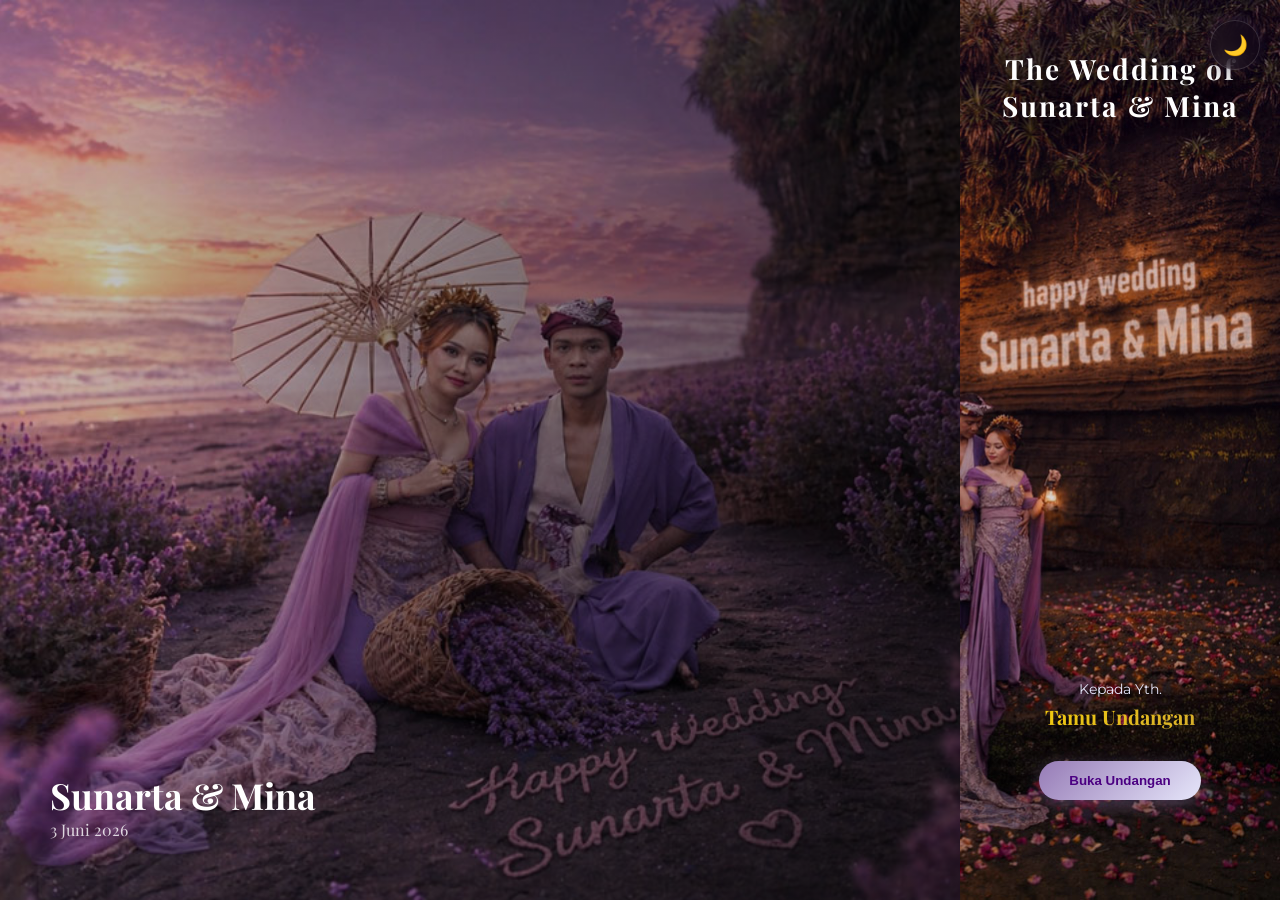
<file: index.html>
<!DOCTYPE html>
<html lang="id">
<head>
<meta charset="UTF-8">
<meta name="viewport" content="width=device-width, initial-scale=1.0">

<title>The Wedding of Sunarta & Mina</title>

<!-- META SHARE -->
<meta property="og:title" content="Undangan Pawiwahan Sunarta & Mina">
<meta property="og:description" content="Undangan Pernikahan 3 Juni 2026">
<meta property="og:image" content="https://gurubaru.github.io/sunarta-mina/image/image_thumbnail_landscape.jpg">
<meta property="og:url" content="https://gurubaru.github.io/sunarta-mina/">
<meta property="og:type" content="website" />

<!-- FONT -->
<link href="https://fonts.googleapis.com/css2?family=Playfair+Display:wght@500;700&family=Montserrat:wght@300;400;600&display=swap" rel="stylesheet">
<link rel="stylesheet" href="style.css">
<link rel="stylesheet" href="dark_mode.css">
<link rel="shortcut icon" href="image/favicon-lavender.png" type="image/x-icon">
</head>

<body>
<div class="layout">
    <!-- KOLOM KIRI (PARALLAX IMAGE) -->
    <div class="left-side">
        <div class="left-text">
            <h1>Sunarta & Mina</h1>
            <p>3 Juni 2026</p>
        </div>
    </div>

    <!-- KOLOM KANAN (ISI UNDANGAN) -->
    <div class="right-side">
        
         <!-- DARK MODE TOGGLE -->
        <button id="themeToggle" class="theme-toggle">
            🌙
        </button>
        
        <!-- HERO -->
        <div class="hero">

            <div class="hero-content top">
                <h1>The Wedding of</h1>
                <h1>Sunarta & Mina</h1>
            </div>

            <div class="hero-content middle">
                <p>Kepada Yth.</p>
                <h3 id="guest"></h3>
            </div>

            <button class="btn" onclick="openInvitation()">Buka Undangan</button>

        </div>

        <!-- SEMUA ISI UNDANGAN -->
        <div id="mainContent" style="display:none;">
            <!-- CARD 1 -->
            <section class="card-1">
                
                <!-- TOP -->
                <div class="card1-top">
                    <h1>Sunarta <br> & <br> Mina</h1>
                </div>

                <!-- MIDDLE (LAVENDER BOX) -->
                <div class="card1-middle">
                    <p>3 Juni 2026</p>
                    <p>Buda Umanis Julungwangi Saka 1948</p>
                </div>

                <!-- BOTTOM (COUNTDOWN) -->
                <div class="card1-bottom">
                    <div class="countdown">
                        <div class="box">
                            <span id="day">0</span>
                            <small>Hari</small>
                        </div>
                        <div class="box">
                            <span id="hour">0</span>
                            <small>Jam</small>
                        </div>
                        <div class="box">
                            <span id="minute">0</span>
                            <small>Menit</small>
                        </div>
                    </div>
                </div>

            </section>

            <!-- CARD 2 -->
            <section class="card-2 fade-soft"> 
                <p class="reveal-text ayat">
                    Sahrdayam saammanasyam, awidwesam krnomi wah, anyo anyam abhi haryata, watsam jatam iwa aghnya
                </p>

                <p class="reveal-text arti">
                    "Aku membuat kamu sehati, sepikiran, dan bebas dari kebencian. Cintailah satu sama lain seperti sapi mencintai anaknya yang baru lahir"
                </p>

                <p class="reveal-text sumber">(Atharwa Weda III.30.1)</p>

                <!-- ⬇️ TAMBAHAN GAMBAR -->
                <img src="image/ayat.png" class="ayat-img">
            </section>

            <!-- PARALAX -->
            <section class="parallax" id="parallaxDoor">

                <!-- FOTO UTAMA -->
                <div class="parallax-main"></div>

                <!-- PINTU -->
                <div class="door door-left"></div>
                <div class="door door-right"></div>

            </section>

            <!-- CARD 3 -->
            <section class="card card-3">

                <h2 class="title fade-up">Groom & Bride</h2>

                <p class="opening fade-soft">
                    Om Swastyastu
                </p>

                <p class="desc fade-soft">
                    Asung Kertha Wara Nugraha Ida Sang Hyang Widhi Wasa, Tuhan Yang Maha Esa. Kami Bermaksud menyelenggarakan Upacara Manusa Yadnya utawi Pawiwahan Putra - Putri Kami.
                </p>

                <div class="couple-wrapper">

                    <!-- GROOM -->
                    <div class="couple left slide-left">
                        <img data-src="image/groom.jpg" class="oval" loading="lazy">
                        <h3>I Ketut Sunarta</h3>
                        <p class="sub">Putra keempat dari</p>
                        <p>I Made Kacung(alm) <br> & <br> Ni Wayan Mangkin</p>
                        <p class="addr">Br. Batuaji, Desa Batubulan kangin, Sukawati - Gianyar</p>
                    </div>

                    <!-- PEMISAH -->
                    <div class="divider">
                        <span>&</span>
                    </div>

                    <!-- BRIDE -->
                    <div class="couple right slide-right show">
                        <img data-src="image/bride.jpg" class="oval" loading="lazy">
                        <h3>Ni Komang Minaliati</h3>
                        <p class="sub">Putri ketiga dari</p>
                        <p>I Ketut Suana <br> & <br> Ni Made Bari (alm)</p>
                        <p class="addr">Br. Batuaji, Desa Batubulan kangin, Sukawati - Gianyar</p>
                    </div>

                </div>

            </section>

            <!-- CARD 4 -->
            <section class="card card-4 fade-up">

                <!-- OPENING -->
                <div class="opening fade-soft">
                    <h5>OM SWASTYASTU</h5>
                    <p>
                        Dengan penuh rasa syukur ke hadapan Ida Sang Hyang Widhi Wasa, kami mengundang kehadiran
                        Bapak/Ibu/Saudara/i untuk turut menyaksikan dan mendoakan pawiwahan putra-putri kami, pada
                    </p>
                </div>

                <!-- 2 CARD -->
                <div class="event-wrapper">

                    <!-- PAWIWAHAN -->
                    <div class="event-card left slide-left">
                        <h2>Pawiwahan</h2>
                        <p><strong>Rabu, 3 Juni 2026</strong></p>
                        <p>11.00 WITA - Selesai</p>
                        <p>Br. Batuaji, Ds. Batubulan Kangin, Sukawati - Gianyar</p>
                    </div>

                    <!-- RESEPSI -->
                    <div class="event-card right slide-right">
                        <h2>Resepsi</h2>
                        <p><strong>Rabu, 3 Juni 2026</strong></p>
                        <p>18.00 WITA - Selesai</p>
                        <p>Br. Batuaji, Ds. Batubulan Kangin, Sukawati - Gianyar</p>
                    </div>

                </div>

                <!-- MAP BUTTON -->
                <div class="map-section fade-soft">
                    <a href="https://maps.app.goo.gl/asgo5WWqM8gqXGjD6" target="_blank" class="btn-map">
                        📍 Lihat Lokasi
                    </a>

                    <div class="map-frame">
                        <iframe src="https://www.google.com/maps/embed?pb=!1m18!1m12!1m3!1d3944.7685981561153!2d115.26707877478881!3d-8.618200991427651!2m3!1f0!2f0!3f0!3m2!1i1024!2i768!4f13.1!3m3!1m2!1s0x2dd23fc501f5f7c9%3A0xd74343faf1aad0cf!2zQmFsZSBCYW5qYXIgQmF0dWFqaSAtIOGsqeGsruGsvuGsqeGsnOGthOGsmuGsg-GsqeGsouGsuOGss-GsmuGstuGtnw!5e0!3m2!1sen!2sid!4v1777857655776!5m2!1sen!2sid" width="600" height="450" style="border:0;" allowfullscreen="" loading="lazy" referrerpolicy="no-referrer-when-downgrade" 
                        loading="lazy"></iframe>
                    </div>
                </div>

                <!-- CLOSING -->
                <div class="closing fade-soft">
                    <p>Kehadiran dan doa restu Anda adalah anugerah terindah bagi kami.</p>
                    <h5>Om Shanti Shanti Shanti Om</h5>
                </div>

            </section>

            <!-- CARD 4 STORY TELLING -->
            <section class="card-5">

                <div class="slider">

                    <div class="slide active" style="background-image:url('image/image_5.JPG')">
                        <div class="overlay"></div>

                        <div class="caption">
                            <h3>Pertemuan</h3>
                            <p>Awalnya kita hanyalah dua orang yang saling kenal namun tidak ada rasa</p>
                        </div>
                    </div>

                    <div class="slide" style="background-image:url('image/image_16.jpg')">
                        <div class="overlay"></div>

                        <div class="caption">
                            <h3>Perkenalan</h3>
                            <p>Dari sekadar kenal, kami mulai berbagi cerita dan tawa.</p>
                        </div>
                    </div>

                    <div class="slide" style="background-image:url('image/image_7.JPG')">
                        <div class="overlay"></div>

                        <div class="caption">
                            <h3>Kedekatan</h3>
                            <p>Hari demi hari, kami semakin dekat dan saling memahami.</p>
                        </div>
                    </div>

                    <div class="slide" style="background-image:url('image/image_18.jpg')">
                        <div class="overlay"></div>

                        <div class="caption">
                            <h3>Perjalanan</h3>
                            <p>Banyak momen indah dan tantangan yang kami lalui bersama.</p>
                        </div>
                    </div>

                    <div class="slide" style="background-image:url('image/image_9.JPG')">
                        <div class="overlay"></div>

                        <div class="caption">
                            <h3>Keyakinan</h3>
                            <p>Dalam perjalanan ini, kami menemukan keyakinan satu sama lain.</p>
                        </div>
                    </div>

                    <div class="slide" style="background-image:url('image/image_10.JPG')">
                        <div class="overlay"></div>

                        <div class="caption">
                            <h3>Komitmen</h3>
                            <p>Hingga akhirnya kami memutuskan untuk melangkah bersama selamanya.</p>
                        </div>
                    </div>

                    <!-- progress -->
                    <div class="progress-wrapper">
                        <div class="progress-bar"></div>
                    </div>

                    <div class="dots"></div>

                </div>

            </section>

            <!-- CARD 6 GALLERY -->
            <section>
                <div class="gallery">
                    <img data-src="image/image_17.jpg" loading="lazy">
                    <img data-src="image/image_12.JPG" loading="lazy">
                    <img data-src="image/image_13.JPG" loading="lazy">
                    <img data-src="image/image_14.JPG" loading="lazy">
                    <img data-src="image/image_15.JPG" loading="lazy">
                    <img data-src="image/image_8.JPG" loading="lazy">
                </div>
            </section>

            <!-- CARD GIFT -->
            <section class="gift-section fade-up">

                <h2 class="gift-title">Wedding Gift</h2>
                <p class="gift-desc">
                    Doa restu Anda adalah hadiah terindah. Namun jika ingin berbagi kasih, dapat melalui:
                </p>

                <div class="gift-wrapper">

                    <div class="gift-card">
                        <img data-src="image/bca.jpg" class="bank-logo" loading="lazy">

                        <h3>Bank BCA</h3>
                        <p class="rekening" id="rek1">7730913022</p>
                        <p>a.n. I KETUT SUNARTA</p>

                        <button onclick="copyRek('rek1')">Salin Rekening</button>
                    </div>

                </div>

            </section>

            <!-- CARD 7 -->
            <section class="card-7 fade-up">

                <div class="closing-wrapper">

                    <div class="closing-img-wrap">

                        <img data-src="image/closing.jpg" class="closing-img" loading="lazy">

                        <!-- sparkle -->
                        <span class="sparkle sparkle1"></span>
                        <span class="sparkle sparkle2"></span>
                        <span class="sparkle sparkle3"></span>
                        <span class="sparkle sparkle4"></span>

                    </div>

                    <h2 class="closing-title">Kami Yang Berbahagia</h2>

                    <h1 class="closing-name">Sunarta & Mina</h1>

                    <p class="closing-text">
                        Atas kehadiran dan doa restu yang diberikan, kami mengucapkan terima kasih yang sebesar-besarnya.
                    </p>

                </div>

            </section>

            <!-- komentar -->
            <section class="comment-section fade-up">

                <h2 class="comment-title">Ucapan & Doa</h2>
                <p class="comment-sub">Berikan ucapan terbaik untuk kami 💜</p>

                <div class="comment-form">
                    <input type="text" id="name" placeholder="Nama Anda">
                    <textarea id="message" placeholder="Tulis ucapan..."></textarea>
                    <button onclick="addComment()">Kirim Ucapan</button>
                </div>

                <div id="commentStatus" class="comment-status"></div>
                <div id="commentList" class="comment-list"></div>

            </section>

        </div>
    </div>
</div>
<script src="script.js"></script>

    <audio id="musicFirst" src="music/beautiful-in-white-official-video.mp3"></audio>
</body>
</html>
</file>
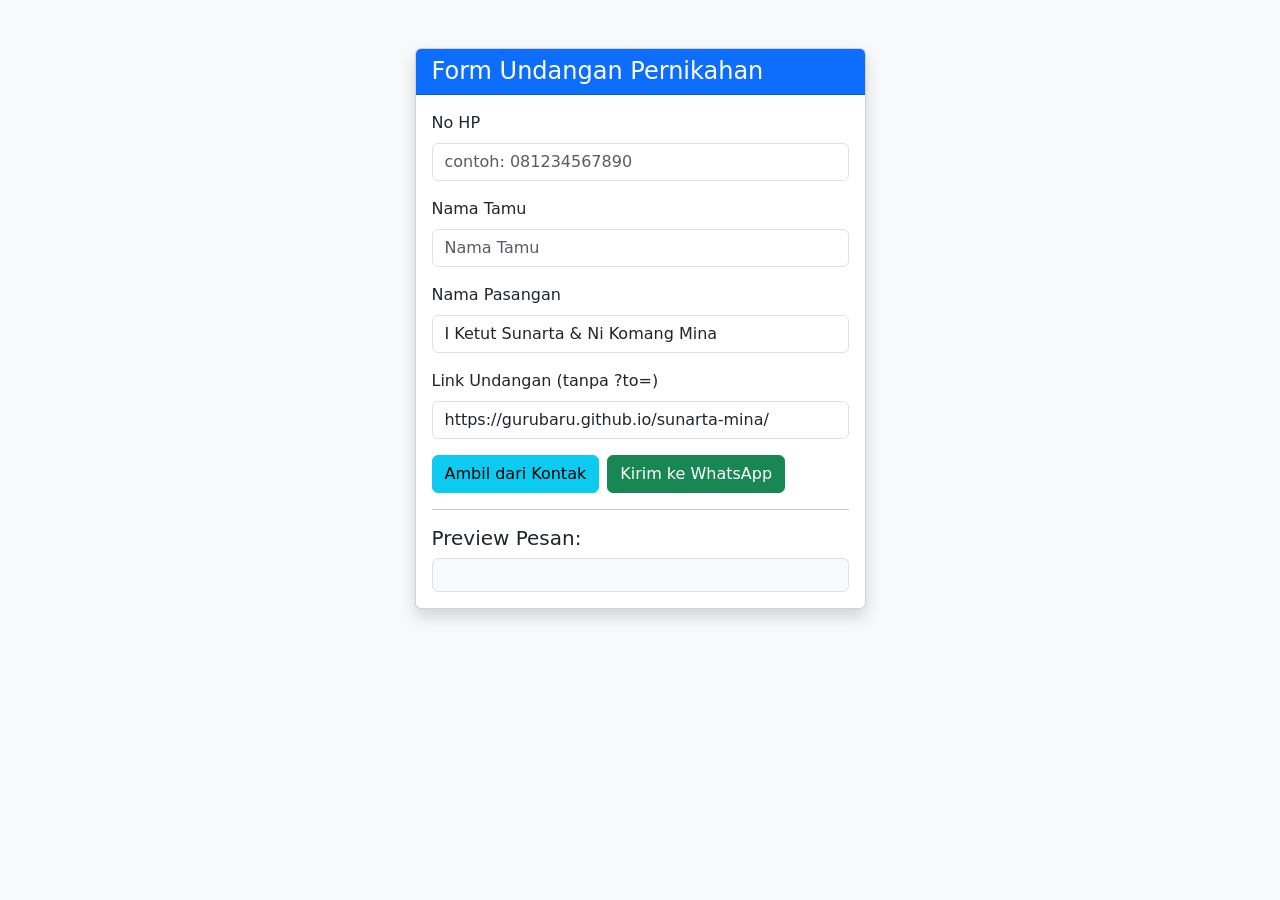
<file: kirim_undangan.html>
<!DOCTYPE html>
<html lang="id">
<head>
  <meta charset="UTF-8">
  <meta name="viewport" content="width=device-width, initial-scale=1.0">
  <title>Undangan Pernikahan</title>
  <!-- Bootstrap CSS -->
  <link href="https://cdn.jsdelivr.net/npm/bootstrap@5.3.2/dist/css/bootstrap.min.css" rel="stylesheet">
</head>
<body class="bg-light">

  <div class="container py-5">
    <div class="row justify-content-center">
      <div class="col-lg-5">
        <div class="card shadow">
          <div class="card-header bg-primary text-white">
            <h4 class="mb-0">Form Undangan Pernikahan</h4>
          </div>
          <div class="card-body">
            
            <div class="mb-3">
              <label for="nohp" class="form-label">No HP</label>
              <input type="text" id="nohp" class="form-control" placeholder="contoh: 081234567890">
            </div>

            <div class="mb-3">
              <label for="nama" class="form-label">Nama Tamu</label>
              <input type="text" id="nama" class="form-control" placeholder="Nama Tamu">
            </div>

            <div class="mb-3">
              <label for="pasangan" class="form-label">Nama Pasangan</label>
              <input type="text" id="pasangan" class="form-control" value="I Ketut Sunarta & Ni Komang Mina"  readonly>
            </div>

            <div class="mb-3">
              <label for="linkBase" class="form-label">Link Undangan (tanpa ?to=)</label>
              <input type="text" id="linkBase" class="form-control" value="https://gurubaru.github.io/sunarta-mina/" readonly>
            </div>

            <div class="d-flex gap-2 mb-3">
              <button class="btn btn-info" onclick="ambilKontak()">Ambil dari Kontak</button>
              <button class="btn btn-success" onclick="kirimWA()">Kirim ke WhatsApp</button>
            </div>

            <hr>
            <h5 class="mt-3">Preview Pesan:</h5>
            <div id="preview" class="border rounded p-3 bg-light" style="white-space: pre-line;"></div>

          </div>
        </div>
      </div>
    </div>
  </div>

  <!-- Bootstrap JS -->
  <script src="https://cdn.jsdelivr.net/npm/bootstrap@5.3.2/dist/js/bootstrap.bundle.min.js"></script>

  <script>
    const namaInput = document.getElementById("nama");
    const pasanganInput = document.getElementById("pasangan");
    const nohpInput = document.getElementById("nohp");
    const linkBaseInput = document.getElementById("linkBase");
    const previewDiv = document.getElementById("preview");

    let pesanWA = ""; // pesan asli untuk WA

    namaInput.addEventListener("input", updatePesan);
    pasanganInput.addEventListener("input", updatePesan);
    nohpInput.addEventListener("input", formatNoHP);
    linkBaseInput.addEventListener("input", updatePesan);

    function formatNoHP() {
      let nohp = nohpInput.value.trim();
      if (nohp.startsWith("0")) {
        nohp = "62" + nohp.substring(1);
        nohpInput.value = nohp;
      }
    }

    function updatePesan() {
      const nama = namaInput.value.trim();
      const pasangan = pasanganInput.value.trim();
      const namaLink = nama.replace(/\s+/g, "+");
      const baseLink = linkBaseInput.value.trim();
      const linkUndangan = `${baseLink}?to=${namaLink}`;

      // Pesan untuk WA (pakai *nama* dan *pasangan*)
      pesanWA = `Kepada Yth.
Bapak/Ibu/Saudara/i
*${nama}*

*OM SWASTYASTU*,

Tanpa mengurangi rasa hormat, perkenankan kami mengundang Bapak/Ibu/Saudara/i, teman sekaligus sahabat, untuk menghadiri acara pernikahan kami :
*${pasangan}*

Berikut link undangan kami untuk info lengkap dari acara bisa kunjungi :

${linkUndangan}

Merupakan suatu kebahagiaan bagi kami apabila Bapak/Ibu/Saudara/i berkenan untuk hadir dan memberikan doa restu.

Mohon maaf perihal undangan hanya di bagikan melalui pesan ini. 

Terima kasih banyak atas perhatiannya.

*OM SHANTI, SHANTI, SHANTI, OM*`;

      // Preview (pakai <b>nama</b> dan <b>pasangan</b>, link jadi <a>)
      const pesanPreview = `Kepada Yth.
Bapak/Ibu/Saudara/i
<b>${nama}</b>

<b>OM SWASTYASTU</b>,

Tanpa mengurangi rasa hormat, perkenankan kami mengundang Bapak/Ibu/Saudara/i, teman sekaligus sahabat, untuk menghadiri acara pernikahan kami :
<b>${pasangan}</b>

Berikut link undangan kami untuk info lengkap dari acara bisa kunjungi :

<a href="${linkUndangan}" target="_blank">${linkUndangan}</a>

Merupakan suatu kebahagiaan bagi kami apabila Bapak/Ibu/Saudara/i berkenan untuk hadir dan memberikan doa restu.

Mohon maaf perihal undangan hanya di bagikan melalui pesan ini. 

Terima kasih banyak atas perhatiannya.

<b>OM SHANTI, SHANTI, SHANTI, OM</b>`;

      previewDiv.innerHTML = pesanPreview;
    }

    function kirimWA() {
      formatNoHP(); // pastikan nomor sudah diformat
      const nohp = nohpInput.value.trim();

      if (!nohp || !pesanWA) {
        alert("Nomor HP, Nama, Pasangan, dan Link harus diisi!");
        return;
      }

      const url = `https://wa.me/${nohp}?text=${encodeURIComponent(pesanWA)}`;
      window.open(url, "_blank");
    }

    async function ambilKontak() {
      if ('contacts' in navigator && 'select' in navigator.contacts) {
        try {
          const kontak = await navigator.contacts.select(['name', 'tel'], {multiple: false});
          if (kontak.length > 0) {
            if (kontak[0].name && kontak[0].name.length > 0) {
              namaInput.value = kontak[0].name[0];
            }
            if (kontak[0].tel && kontak[0].tel.length > 0) {
              nohpInput.value = kontak[0].tel[0];
              formatNoHP();
            }
            updatePesan();
          }
        } catch (err) {
          console.error("Gagal ambil kontak:", err);
          alert("Tidak bisa ambil kontak. Pastikan browser mendukung Contact Picker API.");
        }
      } else {
        alert("Browser belum mendukung Contact Picker API.");
      }
    }
  </script>
</body>
</html>
</file>
<file: style.css>
:root{
    --lavender:#967BB6;
    --lavender-light:#E6E6FA;
    --lavender-dark:#4B0082;
}

*{
    margin:0;
    padding:0;
    box-sizing:border-box;
}

body{
    font-family:'Montserrat', sans-serif;
    background:#fff;
    overflow-x:hidden;
}

h1,h2,h3{
    font-family:'Playfair Display', serif;
}

/* DEFAULT (MOBILE) */
.layout{
    display:block;
}

.left-side{
    display:none;
}

/* DESKTOP */
@media(min-width:1024px){

    .layout{
        display:grid;
        grid-template-columns: 3fr 1fr; /* ⬅️ 9:3 */
        height:100vh;
        overflow:hidden;
    }

    /* KIRI (FOTO BESAR) */
    .left-side{
        display:block;
        position:relative;

        background:url('image/paralax_1.jpg') center center / cover no-repeat;

        height:100vh;
    }

    /* OVERLAY */
    .left-side::after{
        content:'';
        position:absolute;
        inset:0;
        background:linear-gradient(
            to right,
            rgba(0,0,0,0.2),
            rgba(0,0,0,0.6)
        );
    }

    /* KANAN (SCROLL) */
    .right-side{
        height:100vh;
        overflow-y:auto;
        background:#fff;
    }

}

.left-text{
    position:absolute;
    bottom:60px;
    left:50px;
    z-index:2;

    color:white;
    font-family:'Playfair Display', serif;
}

.left-text h1{
    font-size:36px;
}

.left-text p{
    opacity:0.8;
}
/* END DESKTOP */

/* HERO */
.hero{
    height:100vh;
    position:relative;

    background:url('image/hero.jpg') right center / cover no-repeat;
    
    display:flex;
    flex-direction:column;
    align-items:center;
    justify-content:center;

    text-align:center;
    padding:20px;
    overflow:hidden;
}

/* OVERLAY BIAR ELEGANT */
.hero::before{
    content:'';
    position:absolute;
    inset:0;
    background:linear-gradient(
        to bottom,
        rgba(76, 0, 130, 0.123),
        rgba(0, 0, 0, 0.182)
    );
    z-index:1;
}

/* CONTENT */
.hero-content{
    position:relative;
    z-index:2;
    width:100%;
    max-width:500px;
}

/* BAGIAN ATAS (TITLE) */
.hero-content.top{
    position:absolute;
    top:50px;
}

/* BAGIAN TENGAH (NAMA TAMU) */
.hero-content.middle{
    position:absolute;
    bottom:170px; /* ⬅️ ini kunci, deket ke tombol */
    transform:none;
}

/* TITLE */
.hero-content h1{
    color:#fff;
    font-size:28px;
    letter-spacing:2px;

    text-shadow:0 5px 20px rgba(0,0,0,0.7);
}

/* SUB TEXT */
.hero-content p{
    color:#E6E6FA;
    font-size:14px;
    margin-bottom:5px;
}

/* NAMA TAMU */
.hero-content h3{
    color:#fff;
    font-size:20px;

    background:linear-gradient(135deg, #FFD700, #C9A23A);
    -webkit-background-clip:text;
    -webkit-text-fill-color:transparent;
}

/* BUTTON */
.btn{
    position:absolute;
    bottom:100px;

    background:linear-gradient(135deg, #967BB6, #E6E6FA);
    border:none;
    padding:12px 30px;
    border-radius:30px;

    color:#4B0082;
    font-weight:600;

    cursor:pointer;
    transition:0.3s;

    z-index:2;

    box-shadow:0 5px 20px rgba(150,123,182,0.4);
}

/* HOVER */
.btn:hover{
    transform:scale(1.08);
    box-shadow:0 8px 25px rgba(150,123,182,0.6);
}

/* CARD */
.card{
    min-height:100vh;
    padding:60px 20px;
    display:flex;
    flex-direction:column;
    justify-content:center;
    align-items:center;
    text-align:center;
}

.dark{
    background:var(--lavender-dark);
    color:white;
}

.light{
    background:var(--lavender-light);
}

/* ANIMASI */
.fade-up{
    opacity:0;
    transform:translateY(50px);
    transition:1s;
}

.fade-up.show{
    opacity:1;
    transform:translateY(0);
}

.slide-left{
    opacity:0;
    transform:translateX(-100px);
    transition:1s;
}

.slide-left.show{
    opacity:1;
    transform:translateX(0);
}

.zoom{
    transition:1s;
}

.zoom:hover{
    transform:scale(1.1);
}

.spin{
    animation:spin 10s linear infinite;
}

@keyframes spin{
    from{transform:rotate(0);}
    to{transform:rotate(360deg);}
}

.blink{
    animation:blink 2s infinite;
}

@keyframes blink{
    50%{opacity:0.5;}
}

/* OVAL IMAGE */
.oval{
    width:200px;
    height:260px;
    border-radius:50%/60%;
    object-fit:cover;
}

/* GALLERY */
.gallery{
    display:grid;
    grid-template-columns:repeat(auto-fit,minmax(150px,1fr));
    gap:10px;
}

/* FALLING FLOWER */
.fall{
    position:fixed;
    top:-20px;
    pointer-events:none;
    animation:fall linear forwards;
}

/* gerakan jatuh + goyang */
@keyframes fall{
    0%{
        transform:translateY(0) translateX(0) rotate(0);
    }
    50%{
        transform:translateY(50vh) translateX(20px) rotate(180deg);
    }
    100%{
        transform:translateY(100vh) translateX(-20px) rotate(360deg);
        opacity:0;
    }
}

/* HIDE */
#main{
    display:none;
}

/* CARD 1 */
.card-1{
    position:relative;

    min-height:100vh; /* ⬅️ jangan pakai height */

    background:url('image/card1.jpg') center / cover no-repeat;

    color:#f9b005;
    text-shadow: #000 1px 0 10px;

    display:flex;
    flex-direction:column;
    justify-content:space-between;
    align-items:center;

    padding:50px 0 30px;
}

/* TOP */
.card1-top{
    position:absolute;
    top:50px;
    left: 50%;
    text-align: center;
    transform:translateX(-50%);
}

/* MIDDLE (LAVENDER BOX) */
.card1-middle{
    position:absolute;
    bottom:120px;
    left:50%;
    transform:translateX(-50%);

    width:90%; /* ⬅️ INI YANG LO MAU */

    background:rgba(244, 6, 177, 0.589);
    padding:15px 25px;
    border-radius:15px;

    backdrop-filter: blur(4px);
    text-align:center;
}

/* BOTTOM */
.card1-bottom{
    position:absolute;
    bottom:50px;
    left:50%;
    transform:translateX(-50%);
}

/* COUNTDOWN BOX */
.countdown{
    display:flex;
    gap:10px;
}

.countdown .box{
    background:rgba(76, 0, 130, 0.497);
    padding:10px 15px;
    border-radius:10px;
    text-align:center;
    min-width:60px;

    box-shadow:0 5px 15px rgba(0,0,0,0.3);
}

.countdown span{
    font-size:20px;
    font-weight:bold;
    display:block;
}

.countdown small{
    font-size:12px;
}

.countdown .box:hover{
    transform:translateY(-5px);
    transition:0.3s;
}
/* END CARD 1 */

/* CARD 2 */
.card-2{
    min-height:auto;   /* ⬅️ penting */
    padding:20px 20px;
    border-radius: 15px;
    box-shadow: #070000 0px 0px 20px;
    margin: 10px 10px;
    background-image: url('image/image_6.jpg');
    background-repeat: no-repeat;
    background-position: center;
    background-size: cover;
}

.fade-soft{
    opacity:0;
    transform:translateY(60px) scale(0.98);
    filter:blur(8px);
    transition:
        opacity 1.2s cubic-bezier(0.22, 1, 0.36, 1),
        transform 1.2s cubic-bezier(0.22, 1, 0.36, 1),
        filter 1.2s cubic-bezier(0.22, 1, 0.36, 1);
}

.fade-soft.show{
    opacity:1;
    transform:translateY(0) scale(1);
    filter:blur(0);
}

.card-2 .ayat{
    font-style:italic;
    font-size:15px;
    color:#f5d63b;
    margin-bottom:15px;
}

.card-2 .arti{
    font-size:13px;
    color:#f3c45e;
    margin-bottom:10px;
    text-shadow: #000 1px 0 10px;
}

.card-2 .sumber{
    font-size:11px;
    color:#888;
}

.reveal-text span{
    display:inline-block;
    opacity:0;
    transform:translateY(20px);
    filter:blur(6px);
}

/* saat muncul */
.reveal-text.show span{
    animation:wordFade 0.8s forwards;
}

/* animasi */
@keyframes wordFade{
    to{
        opacity:1;
        transform:translateY(0);
        filter:blur(0);
    }
}

.ayat-img{
    width:60px; /* kecil elegant */
    margin:25px auto 0;
    display:block;

    opacity:0.8;
    filter:drop-shadow(0 5px 10px rgba(150,123,182,0.3));

    animation:floatAyat 4s ease-in-out infinite;
}

/* efek floating halus */
@keyframes floatAyat{
    0%,100%{transform:translateY(0);}
    50%{transform:translateY(-8px);}
}
/* END CARD 2 */

/* CARD 3 */
.card-3{
    background:linear-gradient(to bottom, #fff, #f5f0ff);
    padding:80px 20px;
}

/* TITLE */
.card-3 .title{
    font-size:32px;
    color:#4B0082;
    margin-bottom:10px;
    letter-spacing:2px;
}

/* OPENING */
.card-3 .opening{
    font-style:italic;
    color:#967BB6;
    margin-bottom:10px;
}

/* DESC */
.card-3 .desc{
    max-width:600px;
    margin:0 auto 40px;
    color:#555;
    font-size:14px;
}

/* WRAPPER */
.couple-wrapper{
    display:grid;
    grid-template-columns:1fr; /* ⬅️ ini kunci */
    gap:40px;
    justify-items:center;
}

/* COUPLE CARD */
.couple{
    width:100%;
    max-width:250px;
    text-align:center;
    transition:0.5s;
}

.couple:hover{
    transform:translateY(-10px);
}

/* FOTO */
.couple img{
    width:200px;
    height:260px;
    border-radius:50%/60%;
    object-fit:cover;
    margin-bottom:15px;

    box-shadow:0 10px 30px rgba(150,123,182,0.4);
}

.couple img:hover{
    box-shadow:0 0 25px rgba(150,123,182,0.8);
}

/* NAMA */
.couple h3{
    font-size:20px;
    color:#4B0082;
    margin-bottom:5px;
}

/* SUB */
.sub{
    font-size:13px;
    color:#888;
}

/* ADDRESS */
.addr{
    font-size:12px;
    color:#aaa;
}

/* DIVIDER */
.divider{
    font-size:30px;
    color:#967BB6;
    font-family:'Playfair Display', serif;
    flex:0 0 auto;
}

/* ANIMASI */
.slide-left{
    opacity:0;
    transform:translateX(-80px);
    transition:1s;
}
.slide-left.show{
    opacity:1;
    transform:translateX(0);
}

.slide-right{
    opacity:0;
    transform:translateX(80px);
    transition:1s;
}
.slide-right.show{
    opacity:1;
    transform:translateX(0);
}
/* END CARD 3 */

/* PARALLAX DOOR */
.parallax{
    min-height:300px;
    position:relative;
    overflow:hidden;

    display:flex;
    align-items:center;
    justify-content:center;
}

/* FOTO UTAMA */
.parallax-main{
    position:absolute;
    inset:0;

    background:url('image/paralax_1.jpg') center center / cover no-repeat;

    transform:scale(1.05);
    transition:transform 1s ease;
}

.parallax::after{
    content:'';
    position:absolute;
    inset:0;

    background:radial-gradient(
        circle,
        rgba(180,140,255,0.15),
        transparent 70%
    );

    z-index:1;
    pointer-events:none;
}

/* PINTU */
.door{
    position:absolute;
    top:0;
    width:50%;
    height:100%;

    background-size:cover;
    background-position:center;
    box-shadow:0 0 40px rgba(0,0,0,0.4);
    background-repeat:no-repeat;

    z-index:2;

    transition:transform 1.2s cubic-bezier(.77,0,.18,1);
}

/* kiri */
.door-left{
    left:0;
    background-image:url('image/left_door.jpg');
    transform-origin:right center;
    background-position:100% center;
}

/* kanan */
.door-right{
    right:0;
    background-image:url('image/right_door.jpg');
    transform-origin:left center;
    background-position:0% center;
}

/* SAAT TERBUKA */
.parallax.active .door-left{
    transform:translateX(-100%);
}

.parallax.active .door-right{
    transform:translateX(100%);
}

.parallax.active .parallax-main{
    transform:scale(1);
}
/* END PARALAX */

/* CARD 4 BACKGROUND */
.card-4{    
    background:linear-gradient(
        135deg,
        #4B0082,   /* ungu */
        #800020,   /* maroon */
        #2e003e    /* deep purple */
    );
    padding:30px 20px;
}

/* OPENING */
.opening{
    max-width:600px;
    margin:0 auto 40px;
    text-align:center;
    color:#f5d63b;
}

/* WRAPPER */
.event-wrapper{
    display:flex;
    justify-content:center;
    gap:20px;
    flex-wrap:wrap;
    margin-bottom:40px;
}

/* EVENT CARD */
.event-card{
    background:rgba(255,255,255,0.7);
    backdrop-filter:blur(6px);

    padding:25px;
    border-radius:20px;
    width:260px;
    text-align:center;

    box-shadow:0 10px 30px rgba(150,123,182,0.2);
    transition:0.4s;
}

.event-card:hover{
    transform:translateY(-8px) scale(1.02);
}

/* TITLE */
.event-card h2{
    color:#4B0082;
    margin-bottom:10px;
}

/* TEXT */
.event-card p{
    font-size:14px;
    color:#444;
}

/* MAP SECTION */
.map-section{
    text-align:center;
    margin-bottom:40px;
}

/* BUTTON */
.btn-map{
    display:inline-block;
    padding:12px 25px;
    border-radius:30px;

    background:linear-gradient(135deg, #967BB6, #E6E6FA);
    color:#4B0082;
    font-weight:600;
    text-decoration:none;

    box-shadow:0 5px 15px rgba(150,123,182,0.3);
    transition:0.3s;
}

.btn-map:hover{
    transform:scale(1.05);
}

/* MAP FRAME */
.map-frame{
    margin-top:20px;
    border-radius:20px;
    overflow:hidden;
    box-shadow:0 10px 25px rgba(0,0,0,0.2);
}

.map-frame iframe{
    width:100%;
    height:300px;
    border:0;
}

/* CLOSING */
.closing{
    text-align:center;
    color:#f5d63b;
}
/* END CARD 4 */

/* CARD SLIDER */
.slider{
    position:relative;
    height:80vh;
    overflow:hidden;
}

/* slide */
.slide{
    position:absolute;
    inset:0;
    opacity:0;
    transition:1s ease;
    background-size:cover;
    background-position:center;
}

.slide.active{
    opacity:1;
}

/* overlay lavender */
.overlay{
    position:absolute;
    inset:0;

    background:
    linear-gradient(
        to top,
        rgba(76, 0, 130, 0.638),
        rgba(150, 123, 182, 0.347),
        rgba(230, 230, 250, 0)
    );

    z-index:1;
}

/* caption */
.caption{
    position:absolute;
    bottom:40px;
    left:50%;
    transform:translateX(-50%);
    z-index:3;

    width:90%;
    max-width:500px;

    padding:20px;
    border-radius:20px;

    background:rgba(255,255,255,0.12);

    backdrop-filter:blur(10px);

    text-align:center;

    box-shadow:0 10px 30px rgba(0,0,0,0.25);
    border:1px solid rgba(255,255,255,0.2);
}

.caption h3{
    font-size:22px;
    margin-bottom:8px;

    background:linear-gradient(135deg,#FFD700,#fff3b0);
    -webkit-background-clip:text;
    -webkit-text-fill-color:transparent;

    font-family:'Playfair Display', serif;
}

.caption p{
    font-size:14px;
    color:#f5f5f5;
    line-height:1.6;
}

/* dots */
.dots{
    position:absolute;
    bottom:20px;
    left:50%;
    transform:translateX(-50%);
    z-index:5;

    display:flex;
}

.dot{
    width:10px;
    height:10px;
    background:rgba(255,255,255,0.4);
    margin:0 4px;
    border-radius:50%;
    transition:0.3s;
}

.dot.active{
    background:#d8b4ff;
    transform:scale(1.3);
    box-shadow:0 0 10px #d8b4ff;
}

/* progress */
.progress-wrapper{
    position:absolute;
    bottom:0;
    left:0;

    width:100%;
    height:4px;

    background:rgba(255,255,255,0.15);
    z-index:10;
}

.progress-bar{
    width:0%;
    height:100%;

    background:linear-gradient(
        90deg,
        #c084fc,
        #ffffff,
        #c084fc
    );

    box-shadow:0 0 15px #c084fc;

    transition:none;
}
/* END CARD SLIDER */

/* CARD 6 */
.gallery{
    display:grid;
    grid-template-columns:repeat(2, 1fr); /* 2 kolom mobile */
    gap:10px;
    padding:20px;
}
.gallery img{
    width:100%;
    height:180px;
    object-fit:cover;

    opacity:0;
    transform:translateY(20px) scale(.98);

    transition:
        opacity .7s ease,
        transform .7s ease;

    will-change:transform, opacity;
}

img{
    opacity:0;
    transition:opacity .5s ease;
}

img.loaded{
    opacity:1;
}
.gallery img:hover{
    transform:scale(1.05);
    filter:brightness(0.9);
}
.gallery img.show{
    opacity:1;
    transform:translateY(0);
}

/* CARD 7 */
/* BACKGROUND */
.card-7{
    padding:20px 20px;
    text-align:center;

    background:linear-gradient(
        135deg,
        #4B0082,   /* ungu */
        #800020,   /* maroon */
        #2e003e    /* deep purple */
    );

    color:white;
}

/* WRAPPER */
.closing-wrapper{
    max-width:600px;
    margin:auto;
}

/* IMAGE */
.closing-img{
    width:100%;
    max-width:350px;
    border-radius:20px;

    box-shadow:0 15px 40px rgba(0,0,0,0.5);
}

/* TITLE */
.closing-title{
    font-size:20px;
    letter-spacing:2px;
    margin-bottom:10px;
    opacity:0.9;
}

/* NAMA (GOLD EFFECT) */
.closing-name{
    font-size:36px;
    margin-bottom:15px;

    background:linear-gradient(135deg, #FFD700, #C9A23A);
    -webkit-background-clip:text;
    -webkit-text-fill-color:transparent;

    font-family:'Playfair Display', serif;
}

/* TEXT */
.closing-text{
    font-size:14px;
    color:#ddd;
}

.closing-wrapper{
    opacity:0;
    transform:scale(0.95) translateY(30px);
    transition:1s ease;
}

.card-7.show .closing-wrapper{
    opacity:1;
    transform:scale(1) translateY(0);
}

.closing-name{
    text-shadow:0 0 20px rgba(255,215,0,0.3);
}

/* =========================
   IMAGE WRAP
========================= */
.closing-img-wrap{
    position:relative;
    display:inline-block;
    border-radius:25px;
    overflow:hidden;
}

/* IMAGE */
.closing-img{
    width:100%;
    max-width:350px;
    border-radius:20px;
    display:block;

    box-shadow:
        0 15px 40px rgba(0,0,0,0.5),
        0 0 25px rgba(255,215,0,0.15),
        0 0 40px rgba(180,120,255,0.2);

    position:relative;
    z-index:1;
}

/* =========================
   GOLD SHIMMER
========================= */
.closing-img-wrap::before{
    content:"";

    position:absolute;
    top:-50%;
    left:-150%;

    width:90%;
    height:220%;

    background:linear-gradient(
        120deg,

        rgba(255,255,255,0) 0%,
        rgba(255,255,255,0.02) 20%,

        rgba(255,215,0,0.08) 35%,
        rgba(255,255,255,0.18) 50%,
        rgba(215,180,255,0.12) 65%,

        rgba(255,255,255,0.02) 80%,
        rgba(255,255,255,0) 100%
    );

    filter:blur(18px);

    transform:rotate(25deg);

    animation:goldShine 7s ease-in-out infinite;

    z-index:3;

    pointer-events:none;
}

/* =========================
   LAVENDER GLOW
========================= */
.closing-img-wrap::after{
    content:"";

    position:absolute;
    inset:0;

    border-radius:25px;

    background:
    radial-gradient(
        circle at top left,
        rgba(215,180,255,0.35),
        transparent 40%
    ),
    radial-gradient(
        circle at bottom right,
        rgba(255,215,0,0.25),
        transparent 45%
    );

    z-index:2;

    animation:lavGlow 4s ease-in-out infinite alternate;
}

/* =========================
   SPARKLE PARTICLES
========================= */
.sparkle{
    position:absolute;

    width:6px;
    height:6px;

    border-radius:50%;

    background:white;

    box-shadow:
        0 0 10px #FFD700,
        0 0 20px #c084fc;

    animation:sparkleFloat 3s ease-in-out infinite;
}

/* posisi sparkle */
.sparkle1{
    top:10%;
    left:15%;
    animation-delay:0s;
}

.sparkle2{
    top:25%;
    right:12%;
    animation-delay:1s;
}

.sparkle3{
    bottom:18%;
    left:20%;
    animation-delay:2s;
}

.sparkle4{
    bottom:12%;
    right:18%;
    animation-delay:1.5s;
}

/* =========================
   ANIMATION
========================= */
@keyframes goldShine{

    0%{
        left:-160%;
        opacity:0;
    }

    15%{
        opacity:1;
    }

    85%{
        opacity:1;
    }

    100%{
        left:180%;
        opacity:0;
    }
}

@keyframes lavGlow{

    0%{
        opacity:0.6;
        filter:blur(0px);
    }

    100%{
        opacity:1;
        filter:blur(2px);
    }
}

@keyframes sparkleFloat{

    0%,100%{
        transform:translateY(0) scale(1);
        opacity:0.4;
    }

    50%{
        transform:translateY(-8px) scale(1.6);
        opacity:1;
    }
}
/* END CARD 7 */

/* GIFT SECTION */
.gift-section{
    text-align:center;
    padding:20px 20px;
    background:linear-gradient(to bottom, #f5f0ff, #fff);
}

.gift-title{
    font-size:28px;
    color:#4B0082;
    margin-bottom:10px;
}

.gift-desc{
    font-size:14px;
    color:#777;
    margin-bottom:40px;
}

/* WRAPPER jadi center */
.gift-wrapper{
    display:flex;
    justify-content:center;
}

/* CARD */
.gift-card{
    width:100%;
    max-width:350px;

    background:linear-gradient(135deg, #967BB6, #E6E6FA);
    padding:25px;
    border-radius:20px;

    color:#4B0082;
    text-align:center;

    box-shadow:0 10px 25px rgba(150,123,182,0.3);
    transition:0.4s;
}

.gift-card:hover{
    transform:translateY(-8px);
}

/* LOGO */
.bank-logo{
    width:80px;
    margin-bottom:15px;

    background:white;
    padding:5px 10px;
    border-radius:10px;
}

/* TEXT */
.rekening{
    font-size:18px;
    font-weight:bold;
    margin:10px 0;
    letter-spacing:2px;
}

/* BUTTON */
.gift-card button{
    margin-top:10px;
    padding:8px 15px;
    border:none;
    border-radius:20px;

    background:#4B0082;
    color:#fff;
    cursor:pointer;

    transition:0.3s;
}

.gift-card button:hover{
    background:#2e004f;
}

.bank-logo{
    width:80px;
    height:auto;
    margin-bottom:10px;

    object-fit:contain;
    filter:drop-shadow(0 5px 10px rgba(0,0,0,0.2));
}

/* KOMENTAR */
/* SECTION */
.comment-section{
    padding:20px 20px;
    text-align:center;
    background:linear-gradient(to bottom, #fff, #f5f0ff);
}

/* TITLE */
.comment-title{
    font-size:28px;
    color:#4B0082;
}

.comment-sub{
    font-size:14px;
    color:#888;
    margin-bottom:30px;
}

/* FORM */
.comment-form{
    max-width:400px;
    margin:0 auto 40px;
}

/* INPUT */
.comment-form input,
.comment-form textarea{
    width:100%;
    padding:12px;
    margin:10px 0;

    border-radius:12px;
    border:1px solid #ddd;

    font-family:inherit;
    font-size:14px;

    transition:0.3s;
}

.comment-form input:focus,
.comment-form textarea:focus{
    border-color:#967BB6;
    box-shadow:0 0 10px rgba(150,123,182,0.3);
    outline:none;
}

/* TEXTAREA */
.comment-form textarea{
    height:100px;
    resize:none;
}

/* BUTTON */
.comment-form button{
    width:100%;
    padding:12px;

    border:none;
    border-radius:25px;

    background:linear-gradient(135deg, #967BB6, #E6E6FA);
    color:#4B0082;

    font-weight:600;
    cursor:pointer;
    transition:0.3s;

    box-shadow:0 5px 20px rgba(150,123,182,0.3);
}

.comment-form button:hover{
    transform:scale(1.05);
}

/* LIST */
.comment-list{
    max-width:500px;
    margin:auto;
}

/* ITEM */
.comment{
    background:linear-gradient(135deg, #ffffff, #f5f0ff);
    border-radius:15px;

    padding:15px;
    margin-bottom:15px;

    text-align:left;

    box-shadow:0 5px 15px rgba(0,0,0,0.08);

    opacity:0;
    transform:translateY(20px);
    transition:0.5s;
}

.comment.show{
    opacity:1;
    transform:translateY(0);
}

/* NAME */
.comment h4{
    margin:0;
    color:#4B0082;
    font-size:16px;
}

/* MESSAGE */
.comment p{
    margin:5px 0 0;
    font-size:14px;
    color:#555;
}

.comment-status{
    margin-top:10px;
    font-size:13px;
    color:#967BB6;
    min-height:18px;
    transition:0.3s;
}

.comment-status.loading::after{
    content:'...';
    animation:dots 1s infinite;
}

@keyframes dots{
    0%{content:'';}
    33%{content:'.';}
    66%{content:'..';}
    100%{content:'...';}
}

.comment-header{
    display:flex;
    justify-content:space-between;
    align-items:center;
}

.time{
    font-size:11px;
    color:#aaa;
}
/* END KOMENTAR */
</file>
<file: dark_mode.css>
/* =========================================
   NIGHT MODE
========================================= */
body.night{
    background:#0f0718;
    color:#f5ecff;
}

/* RIGHT SIDE */
body.night .right-side{
    background:#12091d;
}

/* HERO */
body.night .hero::before{
    background:linear-gradient(
        to bottom,
        rgba(15, 7, 24, 0.45),
        rgba(0,0,0,0.75)
    );
}

/* BUTTON */
body.night .btn{
    background:linear-gradient(135deg,#3b1c5f,#8d6bc5);
    color:#fff;

    box-shadow:0 5px 25px rgba(141,107,197,0.35);
}

body.night .btn:hover{
    box-shadow:0 8px 30px rgba(180,140,255,0.55);
}

/* LIGHT SECTION */
body.night .light{
    background:#181022;
    color:#f5ecff;
}

/* CARD 1 */
body.night .card-1{
    color:#ffd86b;
}

body.night .card1-middle{
    background:rgba(44, 19, 74, 0.72);
    border:1px solid rgba(255,255,255,0.08);

    box-shadow:
        0 10px 30px rgba(0,0,0,0.45),
        0 0 25px rgba(150,123,182,0.18);
}

body.night .countdown .box{
    background:rgba(20,10,30,0.72);

    border:1px solid rgba(255,255,255,0.08);

    box-shadow:0 8px 20px rgba(0,0,0,0.45);
}

/* CARD 2 */
body.night .card-2{
    box-shadow:
        0 0 25px rgba(0,0,0,0.6),
        0 0 40px rgba(120,80,180,0.12);
}

body.night .card-2 .ayat{
    color:#ffe082;
}

body.night .card-2 .arti{
    color:#f9d48f;
}

body.night .card-2 .sumber{
    color:#b7a7c7;
}

/* CARD 3 */
body.night .card-3{
    background:linear-gradient(
        to bottom,
        #130b1f,
        #1c1229
    );
}

body.night .card-3 .title{
    color:#d8b4ff;
}

body.night .card-3 .opening{
    color:#caa7ff;
}

body.night .card-3 .desc{
    color:#d4c5e6;
}

/* COUPLE */
body.night .couple h3{
    color:#f3d3ff;
}

body.night .sub{
    color:#c8b7d8;
}

body.night .addr{
    color:#9f8db3;
}

body.night .couple img{
    box-shadow:
        0 12px 30px rgba(0,0,0,0.5),
        0 0 30px rgba(170,120,255,0.18);
}

/* CARD 4 */
body.night .event-card{
    background:rgba(24,14,34,0.72);

    border:1px solid rgba(255,255,255,0.08);

    box-shadow:
        0 10px 30px rgba(0,0,0,0.45),
        0 0 25px rgba(150,123,182,0.1);
}

body.night .event-card h2{
    color:#f0d4ff;
}

body.night .event-card p{
    color:#d8cbe6;
}

body.night .btn-map{
    background:linear-gradient(
        135deg,
        #3b1c5f,
        #8d6bc5
    );

    color:#fff;
}

/* SLIDER */
body.night .caption{
    background:rgba(15,8,24,0.55);

    border:1px solid rgba(255,255,255,0.08);

    box-shadow:
        0 10px 30px rgba(0,0,0,0.45),
        0 0 20px rgba(180,120,255,0.12);
}

body.night .caption p{
    color:#f3ebff;
}

body.night .dot{
    background:rgba(255,255,255,0.18);
}

body.night .dot.active{
    background:#d8b4ff;
    box-shadow:0 0 15px #c084fc;
}

/* GALLERY */
body.night .gallery img{
    border-radius:16px;

    box-shadow:
        0 5px 20px rgba(0,0,0,0.4),
        0 0 15px rgba(180,120,255,0.08);
}

body.night .gallery img:hover{
    filter:brightness(1.05);
}

/* GIFT */
body.night .gift-section{
    background:linear-gradient(
        to bottom,
        #140b20,
        #0f0718
    );
}

body.night .gift-title{
    color:#f0d4ff;
}

body.night .gift-desc{
    color:#b8a9c7;
}

body.night .gift-card{
    background:linear-gradient(
        135deg,
        #2d1848,
        #4d2f73
    );

    color:#fff;

    box-shadow:
        0 10px 25px rgba(0,0,0,0.5),
        0 0 25px rgba(170,120,255,0.12);
}

body.night .gift-card button{
    background:#d8b4ff;
    color:#2e004f;
}

body.night .gift-card button:hover{
    background:#f1dcff;
}

/* COMMENT */
body.night .comment-section{
    background:linear-gradient(
        to bottom,
        #100818,
        #1b1027
    );
}

body.night .comment-title{
    color:#f0d4ff;
}

body.night .comment-sub{
    color:#a996bc;
}

/* FORM */
body.night .comment-form input,
body.night .comment-form textarea{
    background:#1f142d;
    border:1px solid rgba(255,255,255,0.08);

    color:#fff;
}

body.night .comment-form input::placeholder,
body.night .comment-form textarea::placeholder{
    color:#9b88b2;
}

body.night .comment-form input:focus,
body.night .comment-form textarea:focus{
    border-color:#c084fc;

    box-shadow:
        0 0 15px rgba(192,132,252,0.3);
}

body.night .comment-form button{
    background:linear-gradient(
        135deg,
        #3b1c5f,
        #8d6bc5
    );

    color:#fff;
}

/* COMMENT ITEM */
body.night .comment{
    background:linear-gradient(
        135deg,
        #1b1128,
        #251734
    );

    box-shadow:
        0 5px 20px rgba(0,0,0,0.35),
        0 0 15px rgba(180,120,255,0.08);
}

body.night .comment h4{
    color:#f0d4ff;
}

body.night .comment p{
    color:#d8cbe6;
}

body.night .time{
    color:#8d7aa5;
}

/* SCROLLBAR */
body.night ::-webkit-scrollbar{
    width:8px;
}

body.night ::-webkit-scrollbar-track{
    background:#140b20;
}

body.night ::-webkit-scrollbar-thumb{
    background:#5d3b8b;
    border-radius:10px;
}

body.night ::-webkit-scrollbar-thumb:hover{
    background:#8d6bc5;
}

/* =========================================
   THEME TOGGLE BUTTON
========================================= */
.theme-toggle{
    position:fixed;
    top:20px;
    right:20px;
    z-index:9999;

    width:50px;
    height:50px;

    border:none;
    border-radius:50%;

    cursor:pointer;

    font-size:20px;

    display:flex;
    align-items:center;
    justify-content:center;

    color:#fff;

    background:rgba(20,10,30,0.45);

    backdrop-filter:blur(10px);

    border:1px solid rgba(255,255,255,0.15);

    box-shadow:
        0 5px 20px rgba(0,0,0,0.35),
        0 0 15px rgba(180,120,255,0.15);

    transition:0.35s ease;
}

/* hover */
.theme-toggle:hover{
    transform:scale(1.08) rotate(10deg);

    background:rgba(80,50,120,0.6);

    box-shadow:
        0 8px 25px rgba(0,0,0,0.4),
        0 0 20px rgba(200,160,255,0.35);
}

/* saat dark mode aktif */
body.night .theme-toggle{
    background:rgba(255,255,255,0.08);

    box-shadow:
        0 5px 20px rgba(0,0,0,0.45),
        0 0 25px rgba(192,132,252,0.25);
}
</file>
